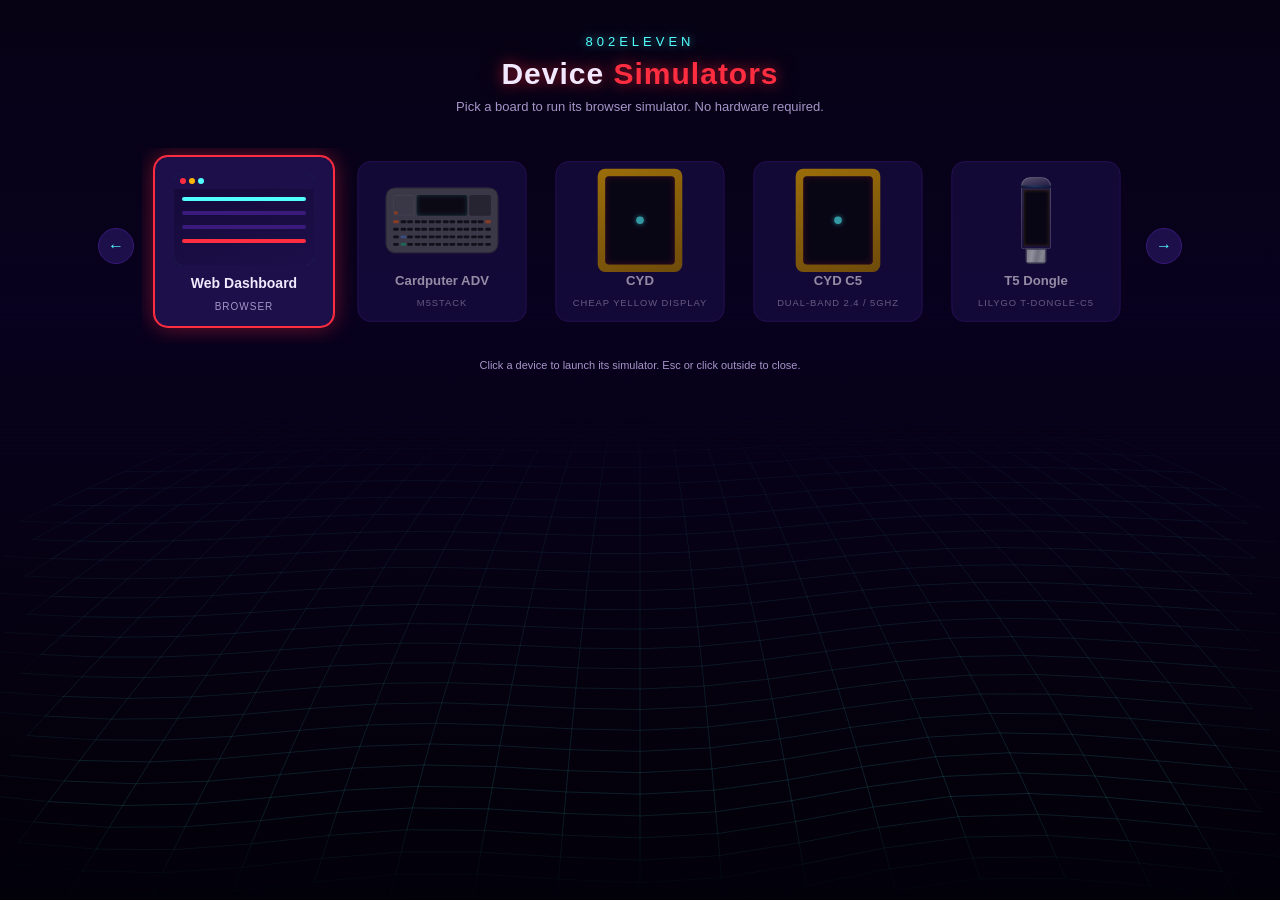
<file: sims/index.html>
<!doctype html>
<html lang="en">
<head>
<meta charset="utf-8">
<meta name="viewport" content="width=device-width, initial-scale=1">
<title>802Eleven -- Device Simulators</title>
<style>
  /* Palette lifted from the firmware's own SynthwaveTheme (rgb565 -> rgb8,
     see src/roles/cardputer/themes/SynthwaveTheme.h): deep indigo surface,
     hot magenta primary, cyan accent, gold secondary. */
  :root {
    --bg0: #0a0420;
    --bg1: #190073;
    --panel: #150a3a;
    --card: #1c0f4a;
    --ink: #f2e9ff;
    --sub: #a695c9;
    --magenta: #ff2d40;
    --cyan: #52ffff;
    --gold: #ffb600;
    --lav: #8c41de;
    --track: #3a1a7a;
  }
  * { box-sizing: border-box; }
  html, body {
    margin: 0; min-height: 100vh; width: 100%; overflow-x: hidden;
    background: var(--bg0); color: var(--ink);
    font-family: -apple-system, "Segoe UI", Roboto, sans-serif;
  }
  body {
    display: flex; flex-direction: column; align-items: center;
    /* z-index (not just position) so body establishes its OWN stacking
       context -- without it, .backdrop's z-index:-1 below is compared
       against the ROOT context instead, and body's own opaque background
       (painted at the root's normal/0 layer) ends up ON TOP of it, hiding
       the entire backdrop (gradient, sun, mesh) permanently. */
    position: relative; z-index: 0;
  }

  /* ---------------- synthwave backdrop: horizon grid + scanlines --------- */
  .backdrop {
    position: fixed; inset: 0; z-index: -1; overflow: hidden;
    background: linear-gradient(180deg, #060215 0%, #08011f 35%, #05010f 75%, #020009 100%);
  }
  /* Rolling-hill wireframe mesh (perspective floor + sine-wave hills, faded
     at its edges) -- same shape as the CYD firmware's menu background (see
     MenuScreen::buildMeshBackground_/drawMeshBackground_), redrawn here in
     canvas since there's no fixed-resolution screen to bake it for once. */
  .mesh-bg {
    position: absolute; left: 0; right: 0; bottom: -4%; height: 66%; width: 100%;
    display: block;
  }
  .scanlines {
    position: absolute; inset: 0;
    background: repeating-linear-gradient(180deg, rgba(0,0,0,0) 0 2px, rgba(0,0,0,.18) 2px 4px);
    mix-blend-mode: multiply; opacity: .5;
  }

  header {
    width: 100%; max-width: 1100px; padding: 34px 20px 8px; text-align: center;
  }
  header .brand { font-size: 13px; letter-spacing: 4px; color: var(--cyan); text-transform: uppercase; text-shadow: 0 0 10px rgba(82,255,255,.6); }
  header h1 {
    margin: 8px 0 0; font-size: 30px; font-weight: 800; letter-spacing: 1px;
    color: var(--ink); text-shadow: 0 0 14px rgba(255,45,64,.55), 0 0 28px rgba(255,45,64,.25);
  }
  header h1 span { color: var(--magenta); }
  header p { margin: 8px 0 0; color: var(--sub); font-size: 13px; }

  /* ---------------------------------------------------------------
     Carousel of miniaturised device cards -- purely a picker. Each
     card is a small decorative CSS mockup of the real chassis (not a
     live sim instance); clicking opens the live sim in a modal.
  --------------------------------------------------------------- */
  .carousel-wrap {
    width: 100%; max-width: 1100px; padding: 26px 8px 6px;
    display: flex; align-items: center; gap: 8px;
  }
  .car-btn {
    flex: 0 0 auto; width: 36px; height: 36px; border-radius: 50%;
    background: var(--card); border: 1px solid var(--track); color: var(--cyan);
    cursor: pointer; display: flex; align-items: center; justify-content: center;
    font-size: 16px; user-select: none; transition: box-shadow .15s ease, border-color .15s ease;
  }
  .car-btn:hover { border-color: var(--cyan); box-shadow: 0 0 12px rgba(82,255,255,.5); }
  .carousel {
    flex: 1; min-width: 0; display: flex; justify-content: center; align-items: stretch;
    gap: 18px; overflow: hidden; padding: 8px 0 16px; flex-wrap: wrap;
  }
  .devcard {
    flex: 0 0 auto; width: 180px; border-radius: 14px; background: var(--card);
    border: 1px solid var(--track); padding: 16px 14px 14px; cursor: pointer;
    display: flex; flex-direction: column; align-items: center; gap: 10px;
    opacity: .6; transform: scale(.94);
    transition: opacity .2s ease, transform .2s ease, border-color .2s ease, box-shadow .2s ease;
  }
  .devcard:hover { opacity: .9; box-shadow: 0 0 18px rgba(140,65,222,.4); }
  .devcard.active {
    opacity: 1; transform: scale(1); border-color: var(--magenta);
    box-shadow: 0 0 0 1px var(--magenta), 0 0 22px rgba(255,45,64,.45);
  }
  .devcard .mini { width: 100%; height: 92px; display: flex; align-items: center; justify-content: center; }
  .devcard .name { font-weight: 700; font-size: 14px; color: var(--ink); }
  .devcard .tag { font-size: 10px; letter-spacing: 1px; text-transform: uppercase; color: var(--sub); }
  .devcard .tag.soon { color: var(--gold); }

  /* mini Cardputer: same case/bezel/keycap palette as the real chassis art
     in cardputer/index.html (case #5e5e66, black LCD bezel, orange mic dot,
     orange/blue/green accent keycaps) -- not a separate placeholder design. */
  .mini-cardputer {
    width: 120px; border-radius: 10px; background: #5e5e66;
    padding: 8px; box-shadow: 0 0 0 1px rgba(0,0,0,.35) inset;
    display: flex; flex-direction: column; gap: 5px;
  }
  /* topstrip mirrors the real chassis's brand / screenbay / module layout
     (cardputer/index.html's .topstrip) at scale: narrow brand + module
     flanking a centered LCD, not a full-width bar. */
  .mini-cardputer .topstrip { display: flex; gap: 2px; align-items: stretch; }
  .mini-cardputer .brand { width: 22%; position: relative; border-radius: 2px; box-shadow: inset 0 0 0 1px rgba(255,255,255,.08); }
  .mini-cardputer .mic { position: absolute; bottom: 1px; left: 1px; width: 4px; height: 4px; border-radius: 50%; background: #e2652c; }
  .mini-cardputer .scr { flex: 1; height: 22px; border-radius: 2px; background: #101012; box-shadow: 0 0 6px rgba(82,255,255,.3) inset; }
  .mini-cardputer .module { width: 22%; border-radius: 2px; background: #3c3c41; }
  /* 4 thin key rows, 14 cols each like the real board's row length --
     accents sit at the same positions as the real legend: orange esc/del
     corners (row 1), blue Aa + green opt in column 2 (rows 3/4). */
  .mini-cardputer .kb { display: grid; grid-template-columns: repeat(14, 1fr); gap: 1.5px; }
  .mini-cardputer .kb span { height: 3px; border-radius: 1px; background: #1a1a1c; }
  .mini-cardputer .kb span.orange { background: #e2652c; }
  .mini-cardputer .kb span.blue   { background: #5b7fc4; }
  .mini-cardputer .kb span.green  { background: #2fa87c; }

  /* mini CYD: gold PCB edge + black bezel */
  .mini-cyd { width: 90px; height: 110px; border-radius: 8px; background: linear-gradient(160deg, var(--gold), #b57e00); padding: 8px; display:flex; align-items:center; justify-content:center; }
  .mini-cyd .bez { width: 100%; height: 100%; border-radius: 4px; background: #0a0a12; display:flex; align-items:center; justify-content:center; box-shadow: 0 0 8px rgba(255,45,64,.35) inset; }
  .mini-cyd .bez .dot { width: 8px; height: 8px; border-radius: 50%; background: var(--cyan); box-shadow: 0 0 6px rgba(82,255,255,.8); }

  /* mini web: browser chrome (dots + url bar) over the dashboard's own ink */
  .mini-web { width: 140px; height: 92px; border-radius: 8px; background: #0a0a12; padding: 0; overflow: hidden; box-shadow: 0 0 0 1px rgba(82,255,255,.25) inset; }
  .mini-web .bar { height: 16px; background: #1c0f4a; display: flex; align-items: center; gap: 3px; padding: 0 6px; }
  .mini-web .bar span { width: 6px; height: 6px; border-radius: 50%; background: var(--sub); }
  .mini-web .bar span:nth-child(1) { background: var(--magenta); }
  .mini-web .bar span:nth-child(2) { background: var(--gold); }
  .mini-web .bar span:nth-child(3) { background: var(--cyan); }
  .mini-web .scr { height: 76px; background: linear-gradient(160deg, #150a3a, #1c0f4a); position: relative; }
  .mini-web .scr::after {
    content: ''; position: absolute; inset: 8px 8px auto 8px; height: 4px; border-radius: 2px;
    background: var(--cyan); box-shadow: 0 14px 0 var(--track), 0 28px 0 var(--track), 0 42px 0 var(--magenta);
  }

  /* mini T5 dongle: same cap/trim/shell/usb-connector stack as the real
     chassis art in tdonglec5/index.html, just shrunk -- not a separate
     placeholder design. */
  .mini-t5 { width: 32px; height: 92px; display: flex; flex-direction: column; align-items: center; }
  .mini-t5 .cap {
    width: 100%; height: 10px; flex: 0 0 auto; margin-bottom: -1px;
    border-radius: 10px 10px 0 0;
    background: linear-gradient(165deg, rgba(255,255,255,.5), rgba(200,210,224,.15));
    border: 1px solid rgba(255,255,255,.4); border-bottom: none;
  }
  .mini-t5 .trim { width: 100%; height: 2px; flex: 0 0 auto; background: linear-gradient(90deg, #16324f, #2a5c8f 45%, #16324f); }
  .mini-t5 .shell {
    width: 100%; flex: 1 1 auto; min-height: 0;
    background: linear-gradient(160deg, rgba(255,255,255,.22), rgba(190,200,215,.06));
    border: 1px solid rgba(255,255,255,.28); border-top: none; border-radius: 0 0 4px 4px;
    display: flex; align-items: center; justify-content: center;
    box-shadow: inset 0 4px 6px rgba(0,0,0,.25);
  }
  .mini-t5 .shell .scr { width: 90%; height: 90%; border-radius: 1px; background: #0a0a12; box-shadow: 0 0 4px rgba(255,182,0,.35) inset; }
  .mini-t5 .usb {
    width: 70%; height: 16px; flex: 0 0 auto; margin-top: -1px;
    background: linear-gradient(100deg, #c7cbd1 0%, #eef0f3 30%, #b3b8bf 55%, #dfe2e6 80%, #a7acb3 100%);
    border: 1px solid #7d838a; border-radius: 0 0 3px 3px;
  }

  footer {
    color: var(--sub); font-size: 11px; padding: 10px 20px 30px; text-align: center;
  }

  /* -------------------------- modal -------------------------- */
  .modal-overlay {
    position: fixed; inset: 0; z-index: 50; display: none;
    background: rgba(5,2,15,.82); backdrop-filter: blur(2px);
    align-items: center; justify-content: center; padding: 16px;
  }
  .modal-overlay.open { display: flex; }
  /* No panel/box chrome -- the device chassis art floats directly over the
     synthwave backdrop, dimmed by .modal-overlay's own scrim. */
  .modal-box {
    max-width: 96vw; max-height: 92vh; width: max-content;
    display: flex; flex-direction: column; align-items: center;
  }
  .modal-head {
    flex: 0 0 auto; width: 100%; display: flex; align-items: center; justify-content: space-between;
    padding: 4px 6px 14px;
  }
  .modal-head .mt { font-weight: 700; font-size: 13px; color: var(--cyan); text-shadow: 0 0 8px rgba(82,255,255,.5); }
  .modal-close {
    width: 28px; height: 28px; border-radius: 50%; background: rgba(28,15,74,.6);
    border: 1px solid var(--track); color: var(--ink); cursor: pointer;
    display: flex; align-items: center; justify-content: center; font-size: 15px; line-height: 1;
  }
  .modal-close:hover { border-color: var(--magenta); box-shadow: 0 0 10px rgba(255,45,64,.5); }
  .modal-body {
    flex: 1 1 auto; min-width: 0; min-height: 0; overflow: hidden;
    display: flex; align-items: center; justify-content: center;
  }
  /* Sim pages have fixed pixel chassis art (not responsive to an arbitrary
     iframe box) -- render at natural size, then scale down with a CSS
     transform. A transform doesn't shrink the element's LAYOUT box (only
     its paint), so the iframe sits in a same-size viewport wrapper whose
     box == the scaled visual size; centering the iframe itself inside a
     flex parent would crop it (flex measures the pre-transform box). */
  .sim-viewport {
    position: relative; overflow: hidden; flex: none;
  }
  .sim-viewport iframe {
    position: absolute; top: 0; left: 0; border: 0; background: #08040f;
    transform-origin: top left;
  }
  .soon-panel {
    width: 360px; max-width: 80vw; padding: 40px 24px; display: flex; flex-direction: column;
    align-items: center; justify-content: center; gap: 10px; color: var(--sub); text-align: center;
  }
  .soon-panel .big { font-size: 18px; font-weight: 800; color: var(--ink); }
  .soon-panel .sub { font-size: 13px; }
</style>
</head>
<body>

<div class="backdrop">
  <canvas class="mesh-bg" id="meshBg"></canvas>
  <div class="scanlines"></div>
</div>

<header>
  <div class="brand">802ELEVEN</div>
  <h1>Device <span>Simulators</span></h1>
  <p>Pick a board to run its browser simulator. No hardware required.</p>
</header>

<div class="carousel-wrap">
  <div class="car-btn" id="prevBtn">&larr;</div>
  <div class="carousel" id="carousel">
    <div class="devcard active" data-dev="web">
      <div class="mini">
        <div class="mini-web">
          <div class="bar"><span></span><span></span><span></span></div>
          <div class="scr"></div>
        </div>
      </div>
      <div class="name">Web Dashboard</div>
      <div class="tag">Browser</div>
    </div>

    <div class="devcard" data-dev="cardputer">
      <div class="mini">
        <div class="mini-cardputer">
          <div class="topstrip">
            <div class="brand"><div class="mic"></div></div>
            <div class="scr"></div>
            <div class="module"></div>
          </div>
          <div class="kb">
            <span class="orange"></span><span></span><span></span><span></span><span></span><span></span><span></span>
            <span></span><span></span><span></span><span></span><span></span><span></span><span class="orange"></span>
          </div>
          <div class="kb">
            <span></span><span></span><span></span><span></span><span></span><span></span><span></span>
            <span></span><span></span><span></span><span></span><span></span><span></span><span></span>
          </div>
          <div class="kb">
            <span></span><span class="blue"></span><span></span><span></span><span></span><span></span><span></span>
            <span></span><span></span><span></span><span></span><span></span><span></span><span></span>
          </div>
          <div class="kb">
            <span></span><span class="green"></span><span></span><span></span><span></span><span></span><span></span>
            <span></span><span></span><span></span><span></span><span></span><span></span><span></span>
          </div>
        </div>
      </div>
      <div class="name">Cardputer ADV</div>
      <div class="tag">M5Stack</div>
    </div>

    <div class="devcard" data-dev="cyd">
      <div class="mini">
        <div class="mini-cyd"><div class="bez"><div class="dot"></div></div></div>
      </div>
      <div class="name">CYD</div>
      <div class="tag">Cheap Yellow Display</div>
    </div>

    <div class="devcard" data-dev="cydc5">
      <div class="mini">
        <div class="mini-cyd"><div class="bez"><div class="dot"></div></div></div>
      </div>
      <div class="name">CYD C5</div>
      <div class="tag">Dual-band 2.4 / 5GHz</div>
    </div>

    <div class="devcard" data-dev="t5dongle">
      <div class="mini">
        <div class="mini-t5">
          <div class="cap"></div>
          <div class="trim"></div>
          <div class="shell"><div class="scr"></div></div>
          <div class="usb"></div>
        </div>
      </div>
      <div class="name">T5 Dongle</div>
      <div class="tag">LilyGO T-Dongle-C5</div>
    </div>

  </div>
  <div class="car-btn" id="nextBtn">&rarr;</div>
</div>

<footer>Click a device to launch its simulator. Esc or click outside to close.</footer>

<div class="modal-overlay" id="modalOverlay">
  <div class="modal-box" id="modalBox">
    <div class="modal-head">
      <div class="mt" id="modalTitle">Cardputer ADV</div>
      <div class="modal-close" id="modalClose">&times;</div>
    </div>
    <div class="modal-body" id="modalBody"></div>
  </div>
</div>

<script>
  (function () {
    var canvas = document.getElementById('meshBg');
    if (!canvas) return;
    var ctx = canvas.getContext('2d');

    function draw() {
      try { drawInner(); } catch (err) { console.error('meshBg draw failed:', err); }
    }

    function drawInner() {
      var w = canvas.clientWidth, h = canvas.clientHeight;
      if (!w || !h) return;
      var dpr = window.devicePixelRatio || 1;
      canvas.width = w * dpr; canvas.height = h * dpr;
      ctx.setTransform(dpr, 0, 0, dpr, 0, 0);
      ctx.clearRect(0, 0, w, h);

      var COLS = 28, ROWS = 34, PI2 = Math.PI * 2, MAX_TINT = 0.16;
      var PERSPECTIVE_POW = 1.3, CONVERGE_POW = 0.7, OVERSCAN = 1.9;
      var colGap = w / COLS;
      var vx = w * 0.5;

      function rowY(t) { return h * Math.pow(t, PERSPECTIVE_POW); }
      function colX(c, t) {
        var xFull = vx + (c * colGap - vx) * OVERSCAN;
        return vx + (xFull - vx) * Math.pow(t, CONVERGE_POW);
      }
      function hillAt(x, t) {
        var flow = x + (1 - t) * 46;
        var hill = 26 * Math.sin(PI2 * flow / w * 0.85 + 0.4) +
                   12 * Math.sin(PI2 * flow / w * 1.7 + 1.7) +
                   6 * Math.sin(PI2 * flow / w * 2.6 - 0.9);
        return hill * t;
      }
      function edgeFade(x, y) {
        var marginX = w * 0.04, marginY = h * 0.22;
        var e = Math.min(x / marginX, (w - x) / marginX, y / marginY, (h - y) / marginY, 1);
        e = Math.max(0, e);
        return e * e;
      }
      function seg(x0, y0, x1, y1, t, fade) {
        ctx.strokeStyle = 'rgba(82,255,255,' + (t * MAX_TINT * fade).toFixed(3) + ')';
        ctx.beginPath(); ctx.moveTo(x0, y0); ctx.lineTo(x1, y1); ctx.stroke();
      }

      ctx.lineWidth = 1;
      for (var r = 0; r <= ROWS; r++) {
        var t = r / ROWS;
        if (t < 0.06) continue;
        var baseY = rowY(t);
        var px = colX(0, t), prevX = px, prevY = baseY + hillAt(px, t);
        for (var c = 1; c <= COLS; c++) {
          var xf = colX(c, t);
          var y = baseY + hillAt(xf, t);
          var fade = 0.5 * (edgeFade(prevX, prevY) + edgeFade(xf, y));
          seg(prevX, prevY, xf, y, t, fade);
          prevX = xf; prevY = y;
        }
      }
      for (var c2 = 0; c2 <= COLS; c2++) {
        var pX = colX(c2, 0), pY = rowY(0);
        for (var r2 = 1; r2 <= ROWS; r2++) {
          var t2 = r2 / ROWS;
          var xf2 = colX(c2, t2);
          var y2 = rowY(t2) + hillAt(xf2, t2);
          if (t2 >= 0.06) {
            var fade2 = 0.5 * (edgeFade(pX, pY) + edgeFade(xf2, y2));
            seg(pX, pY, xf2, y2, t2, fade2);
          }
          pX = xf2; pY = y2;
        }
      }
    }

    var raf = null;
    function scheduleDraw() {
      if (raf) return;
      raf = requestAnimationFrame(function () { raf = null; draw(); });
    }
    window.addEventListener('resize', scheduleDraw);
    window.addEventListener('load', scheduleDraw);
    scheduleDraw();
  })();

  var DEVICES = {
    web:       { title: 'Web Dashboard', src: 'web/index.html',             w: 1200, h: 800, resizeIframe: true },
    cardputer: { title: 'Cardputer ADV', src: 'cardputer-recon/index.html', w: 800, h: 800 },
    cyd:       { title: 'CYD',           src: 'cyd-recon/index.html',       w: 620, h: 820, raw: { w: 1000, h: 1000 }, dynamic: true },
    cydc5:     { title: 'CYD C5',        src: 'cydc5-recon/index.html',     w: 620, h: 820, raw: { w: 1000, h: 1000 }, dynamic: true },
    t5dongle:  { title: 'T5 Dongle',     src: 'tdonglec5-recon/index.html', w: 520, h: 420, raw: { w: 950, h: 1000 }, dynamic: true },
  };
  var order = ['web', 'cardputer', 'cyd', 'cydc5', 't5dongle'];
  var current = 'web';

  var carousel = document.getElementById('carousel');
  var cards = {};
  order.forEach(function (id) {
    cards[id] = carousel.querySelector('[data-dev="' + id + '"]');
    cards[id].addEventListener('click', function () { highlight(id); openModal(id); });
  });

  function highlight(id) {
    current = id;
    order.forEach(function (k) { cards[k].classList.toggle('active', k === id); });
  }

  function step(dir) {
    var idx = order.indexOf(current);
    idx = (idx + dir + order.length) % order.length;
    highlight(order[idx]);
  }
  document.getElementById('prevBtn').addEventListener('click', function () { step(-1); });
  document.getElementById('nextBtn').addEventListener('click', function () { step(1); });
  window.addEventListener('keydown', function (e) {
    if (modalOverlay.classList.contains('open')) {
      if (e.key === 'Escape') closeModal();
      return;
    }
    if (e.key === 'ArrowLeft') step(-1);
    else if (e.key === 'ArrowRight') step(1);
    else if (e.key === 'Enter') openModal(current);
  });

  var modalOverlay = document.getElementById('modalOverlay');
  var modalBox = document.getElementById('modalBox');
  var modalBody = document.getElementById('modalBody');
  var modalTitle = document.getElementById('modalTitle');
  var activeViewport = null;
  var activeIframe = null;
  var activeNat = null;
  var activeDev = null;

  function fitIframe() {
    if (!activeViewport || !activeIframe || !activeNat) return;
    var availW = window.innerWidth * 0.85;
    var availH = window.innerHeight * 0.78;
    var scale = Math.min(1, availW / activeNat.w, availH / activeNat.h);
    var x = activeNat.x || 0, y = activeNat.y || 0;
    activeIframe.style.transform =
      'translate(' + Math.round(-x * scale) + 'px,' + Math.round(-y * scale) + 'px) scale(' + scale + ')';
    activeViewport.style.width = Math.round(activeNat.w * scale) + 'px';
    activeViewport.style.height = Math.round(activeNat.h * scale) + 'px';
  }

  function openModal(id) {
    var dev = DEVICES[id];
    modalTitle.textContent = dev.title;
    modalBody.innerHTML = '';
    activeViewport = null;
    activeIframe = null;
    activeNat = null;
    activeDev = dev;

    if (dev.soon) {
      var p = document.createElement('div');
      p.className = 'soon-panel';
      p.innerHTML = '<div class="big">' + dev.title + ' simulator coming soon</div>' +
        '<div class="sub">This board is on the roadmap but has no browser sim yet. Try Cardputer ADV or CYD instead.</div>';
      modalBody.appendChild(p);
    } else {
      var viewport = document.createElement('div');
      viewport.className = 'sim-viewport';
      var iframe = document.createElement('iframe');
      iframe.src = dev.src;
      var raw = dev.raw || { w: dev.w, h: dev.h };
      iframe.style.width = raw.w + 'px';
      iframe.style.height = raw.h + 'px';
      viewport.appendChild(iframe);
      modalBody.appendChild(viewport);
      activeViewport = viewport;
      activeIframe = iframe;
      activeNat = { w: dev.w, h: dev.h, x: 0, y: 0 };
      fitIframe();
    }

    modalOverlay.classList.add('open');
    document.body.style.overflow = 'hidden';
  }

  function closeModal() {
    modalOverlay.classList.remove('open');
    modalBody.innerHTML = '';
    activeViewport = null;
    activeIframe = null;
    activeNat = null;
    activeDev = null;
    document.body.style.overflow = '';
  }

  document.getElementById('modalClose').addEventListener('click', closeModal);
  modalOverlay.addEventListener('click', function (e) {
    if (e.target === modalOverlay) closeModal();
  });
  window.addEventListener('resize', fitIframe);

  window.addEventListener('message', function (e) {
    if (!activeIframe || e.source !== activeIframe.contentWindow) return;
    var data = e.data;
    if (!data || data.type !== 'simSize' || !data.w || !data.h) return;
    if (activeDev && activeDev.resizeIframe) {
      activeIframe.style.width = data.w + 'px';
      activeIframe.style.height = data.h + 'px';
      activeNat = { w: data.w, h: data.h, x: 0, y: 0 };
    } else {
      activeNat = { w: data.w, h: data.h, x: data.x || 0, y: data.y || 0 };
    }
    fitIframe();
  });
</script>
</body>
</html>
</file>
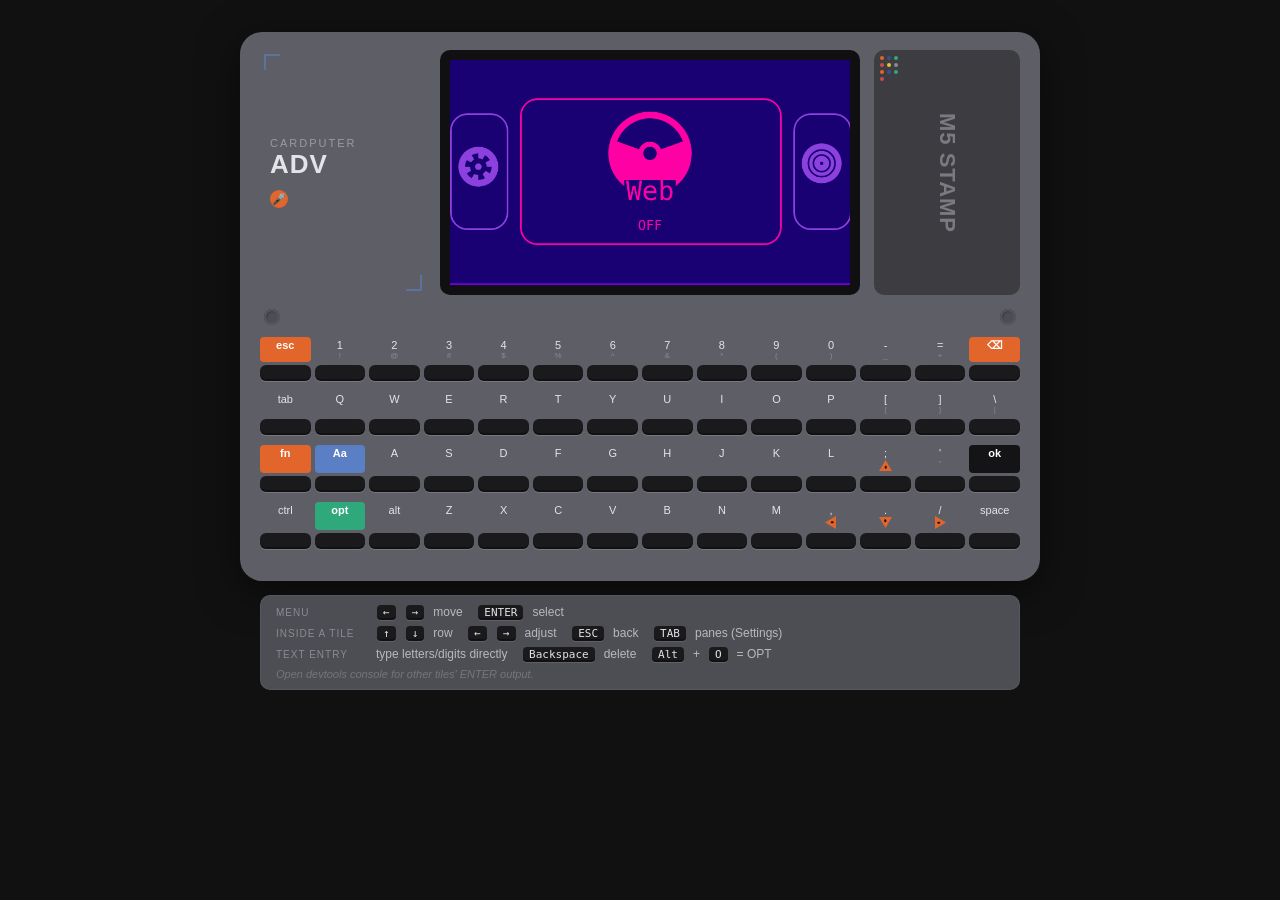
<file: sims/cardputer-passive/index.html>
<!doctype html>
<html>
<head>
<meta charset="utf-8">
<title>802Eleven Cardputer sim</title>
<style>
  :root {
    --case:   #5e5e66;
    --case-dk:#4d4d54;
    --key:    #1a1a1c;
    --key-lo: #222224;
    --orange: #e2652c;
    --blue:   #5b7fc4;
    --green:  #2fa87c;
    --ink:    #e4e4e8;
  }
  body {
    background:#111; color:#ccc; font-family:"Segoe UI",Helvetica,Arial,sans-serif;
    display:flex; flex-direction:column; align-items:center; gap:14px; padding:24px 0 40px;
  }
  .hint {
    width:760px; box-sizing:border-box; background:var(--case-dk); border-radius:10px;
    padding:10px 16px; display:flex; flex-direction:column; gap:6px;
    box-shadow: inset 0 0 0 1px rgba(255,255,255,0.06);
  }
  .hint .row { display:flex; align-items:baseline; gap:8px; font-size:12px; color:#b8b8bd; }
  .hint .row .label { flex:0 0 92px; font-size:10px; letter-spacing:1px; text-transform:uppercase; color:#8a8a92; }
  .hint kbd {
    display:inline-block; font-family:monospace; font-size:11px; color:var(--ink);
    background:var(--key); border-radius:4px; padding:1px 6px; margin:0 1px;
    box-shadow: inset 0 -2px 0 rgba(0,0,0,0.35), 0 1px 0 rgba(255,255,255,0.1);
  }
  .hint .note { font-size:11px; color:#75757c; font-style:italic; }

  /* -------------------------------------------------------------------
     Cardputer ADV chassis mock -- purely decorative CSS/HTML around the
     same #lcd canvas the WASM module already draws into unmodified. See
     C:\Users\Ed\Downloads\Cardputer\m5stack_cardputer_adv_esp32_s3_5.webp
     for the reference photo this is styled after (legend strip printed
     above each row of physical keycaps, orange = Fn-layer glyphs, blue
     "Aa" caps-lock cap, green "opt", black "ok").
  ------------------------------------------------------------------- */
  .device {
    width: 760px; background: var(--case); border-radius: 22px;
    padding: 18px 20px 22px; box-shadow: 0 10px 40px rgba(0,0,0,0.5);
  }

  .topstrip { display:flex; align-items:stretch; gap:14px; margin-bottom:14px; }

  .brand {
    width:150px; border-radius:10px; position:relative;
    display:flex; flex-direction:column; justify-content:center; padding:8px 10px;
  }
  .brand .corner { position:absolute; width:14px; height:14px; border:2px solid var(--blue); opacity:0.6; }
  .brand .corner.tl { top:4px; left:4px; border-right:none; border-bottom:none; }
  .brand .corner.br { bottom:4px; right:4px; border-left:none; border-top:none; }
  .brand .small { font-size:11px; letter-spacing:2px; color:#9a9aa0; }
  .brand .big   { font-size:26px; font-weight:800; letter-spacing:1px; color:var(--ink); }
  .brand .mic   { margin-top:10px; width:18px; height:18px; border-radius:50%; background:var(--orange);
                   display:flex; align-items:center; justify-content:center; color:#fff; font-size:11px; }

  .screenbay {
    flex:1; background:#101012; border-radius:10px; padding:10px;
    display:flex; align-items:center; justify-content:center;
  }
  /* Backing store is rendered at 3x the logical 240x135 (see the ctx.scale(3,3)
     call below) and downsampled by the browser to this CSS size -- crisp
     antialiased text instead of a nearest-neighbour blow-up of a tiny canvas. */
  #lcd { width:400px; height:225px; background:#000; display:block; }

  .module {
    width:150px; border-radius:10px; background:#3c3c41; position:relative; overflow:hidden;
    display:flex; align-items:center; justify-content:center;
  }
  .module .m5 { font-size:22px; font-weight:800; color:#7a7a82; letter-spacing:1px; transform:rotate(90deg); }
  .module .dots { position:absolute; top:6px; left:6px; display:flex; gap:3px; flex-wrap:wrap; width:22px; }
  .module .dots span { width:4px; height:4px; border-radius:50%; display:block; }

  .screws { display:flex; justify-content:space-between; padding:0 4px 12px; }
  .screw { width:16px; height:16px; border-radius:50%; background:var(--case-dk);
           box-shadow: inset 0 0 0 2px #565660, inset 2px 2px 3px rgba(0,0,0,0.35); }

  /* keyboard: one legend row (printed labels) + one keycap row per row of
     the real board, 14 columns throughout so every column lines up. */
  .kbrow { display:grid; grid-template-columns: repeat(14, 1fr); gap:4px; margin-bottom:3px; }
  .legend { font-size:11px; text-align:center; padding:2px 0; border-radius:4px; color:var(--ink); }
  .legend .lo { display:block; font-size:8px; color:#8a8a92; }
  /* Directional (Fn-layer) glyphs on ;/,/./,/  -- solid orange triangle wedge
     + center dot, same pictogram the real Cardputer prints on its arrow-key
     row (not a boxed unicode arrow character). Drawn with clip-path, points
     up by default, rotated per direction. */
  .legend .arrow { display:block; width:13px; height:11px; margin:1px auto 0; position:relative; }
  .legend .arrow::before {
    content:""; position:absolute; inset:0; background:var(--orange);
    clip-path: polygon(50% 0%, 0% 100%, 100% 100%);
  }
  .legend .arrow::after {
    content:""; position:absolute; width:2.5px; height:2.5px; border-radius:50%;
    background:#141416; left:50%; top:66%; transform:translate(-50%,-50%);
  }
  .legend .arrow.left  { transform:rotate(-90deg); }
  .legend .arrow.down  { transform:rotate(180deg); }
  .legend .arrow.right { transform:rotate(90deg); }
  .legend.tag { color:#fff; font-weight:700; }
  .legend.orange { background:var(--orange); }
  .legend.blue   { background:var(--blue); color:#fff; }
  .legend.green  { background:var(--green); color:#fff; }
  .legend.ok     { background:#141416; color:#fff; }
  .kbrow.keys { margin-bottom:10px; }
  .key {
    height:16px; border-radius:6px; background:var(--key);
    box-shadow: inset 0 -2px 0 rgba(0,0,0,0.35), 0 1px 0 rgba(255,255,255,0.15);
    transition: background 80ms, transform 80ms;
  }
  .key.pressed { background: var(--orange); transform: translateY(1px); box-shadow:none; }
  .legend[data-key], .key[data-key] { cursor:pointer; user-select:none; }
</style>
</head>
<body>

<div class="device">
  <div class="topstrip">
    <div class="brand">
      <span class="corner tl"></span><span class="corner br"></span>
      <div class="small">CARDPUTER</div>
      <div class="big">ADV</div>
      <div class="mic">&#127908;</div>
    </div>
    <!-- Backing store 3x the logical 240x135 M5Canvas resolution -- see the
         ctx.scale(3,3) call below and the #lcd CSS comment. -->
    <div class="screenbay"><canvas id="lcd" width="720" height="405"></canvas></div>
    <div class="module">
      <div class="dots" id="moduleDots"></div>
      <div class="m5">M5 STAMP</div>
    </div>
  </div>

  <div class="screws"><div class="screw"></div><div class="screw"></div></div>

  <!-- Row 1: esc / numbers / del -->
  <div class="kbrow">
    <div class="legend tag orange" data-key="esc">esc</div>
    <div class="legend" data-key="1">1<span class="lo">!</span></div>
    <div class="legend" data-key="2">2<span class="lo">@</span></div>
    <div class="legend" data-key="3">3<span class="lo">#</span></div>
    <div class="legend" data-key="4">4<span class="lo">$</span></div>
    <div class="legend" data-key="5">5<span class="lo">%</span></div>
    <div class="legend" data-key="6">6<span class="lo">^</span></div>
    <div class="legend" data-key="7">7<span class="lo">&amp;</span></div>
    <div class="legend" data-key="8">8<span class="lo">*</span></div>
    <div class="legend" data-key="9">9<span class="lo">(</span></div>
    <div class="legend" data-key="0">0<span class="lo">)</span></div>
    <div class="legend" data-key="-">-<span class="lo">_</span></div>
    <div class="legend" data-key="=">=<span class="lo">+</span></div>
    <div class="legend tag orange" data-key="del">&#9003;</div>
  </div>
  <div class="kbrow keys">
    <div class="key" data-key="esc"></div><div class="key" data-key="1"></div><div class="key" data-key="2"></div><div class="key" data-key="3"></div>
    <div class="key" data-key="4"></div><div class="key" data-key="5"></div><div class="key" data-key="6"></div><div class="key" data-key="7"></div>
    <div class="key" data-key="8"></div><div class="key" data-key="9"></div><div class="key" data-key="0"></div><div class="key" data-key="-"></div>
    <div class="key" data-key="="></div><div class="key" data-key="del"></div>
  </div>

  <!-- Row 2: tab / QWERTY / brackets -->
  <div class="kbrow">
    <div class="legend" data-key="tab">tab</div>
    <div class="legend" data-key="q">Q</div><div class="legend" data-key="w">W</div><div class="legend" data-key="e">E</div><div class="legend" data-key="r">R</div>
    <div class="legend" data-key="t">T</div><div class="legend" data-key="y">Y</div><div class="legend" data-key="u">U</div><div class="legend" data-key="i">I</div>
    <div class="legend" data-key="o">O</div><div class="legend" data-key="p">P</div>
    <div class="legend" data-key="[">[<span class="lo">{</span></div>
    <div class="legend" data-key="]">]<span class="lo">}</span></div>
    <div class="legend" data-key="\">\<span class="lo">|</span></div>
  </div>
  <div class="kbrow keys">
    <div class="key" data-key="tab"></div>
    <div class="key" data-key="q"></div><div class="key" data-key="w"></div><div class="key" data-key="e"></div><div class="key" data-key="r"></div>
    <div class="key" data-key="t"></div><div class="key" data-key="y"></div><div class="key" data-key="u"></div><div class="key" data-key="i"></div>
    <div class="key" data-key="o"></div><div class="key" data-key="p"></div><div class="key" data-key="["></div><div class="key" data-key="]"></div>
    <div class="key" data-key="\"></div>
  </div>

  <!-- Row 3: fn / Aa / ASDF... / ok -->
  <div class="kbrow">
    <div class="legend tag orange">fn</div>
    <div class="legend tag blue">Aa</div>
    <div class="legend" data-key="a">A</div><div class="legend" data-key="s">S</div><div class="legend" data-key="d">D</div><div class="legend" data-key="f">F</div>
    <div class="legend" data-key="g">G</div><div class="legend" data-key="h">H</div><div class="legend" data-key="j">J</div><div class="legend" data-key="k">K</div>
    <div class="legend" data-key="l">L</div>
    <div class="legend" data-key=";">;<span class="arrow up"></span></div>
    <div class="legend" data-key="'">'<span class="lo">"</span></div>
    <div class="legend tag ok" data-key="ok">ok</div>
  </div>
  <div class="kbrow keys">
    <div class="key"></div><div class="key"></div>
    <div class="key" data-key="a"></div><div class="key" data-key="s"></div><div class="key" data-key="d"></div><div class="key" data-key="f"></div>
    <div class="key" data-key="g"></div><div class="key" data-key="h"></div><div class="key" data-key="j"></div><div class="key" data-key="k"></div>
    <div class="key" data-key="l"></div><div class="key" data-key=";"></div><div class="key" data-key="'"></div>
    <div class="key" data-key="ok"></div>
  </div>

  <!-- Row 4: ctrl / opt / alt / ZXCV... / space -->
  <div class="kbrow">
    <div class="legend">ctrl</div>
    <div class="legend tag green" data-key="opt">opt</div>
    <div class="legend">alt</div>
    <div class="legend" data-key="z">Z</div><div class="legend" data-key="x">X</div><div class="legend" data-key="c">C</div><div class="legend" data-key="v">V</div>
    <div class="legend" data-key="b">B</div><div class="legend" data-key="n">N</div><div class="legend" data-key="m">M</div>
    <div class="legend" data-key="left">,<span class="arrow left"></span></div>
    <div class="legend" data-key=".">.<span class="arrow down"></span></div>
    <div class="legend" data-key="right">/<span class="arrow right"></span></div>
    <div class="legend" data-key="space">space</div>
  </div>
  <div class="kbrow keys">
    <div class="key"></div><div class="key" data-key="opt"></div><div class="key"></div>
    <div class="key" data-key="z"></div><div class="key" data-key="x"></div><div class="key" data-key="c"></div><div class="key" data-key="v"></div>
    <div class="key" data-key="b"></div><div class="key" data-key="n"></div><div class="key" data-key="m"></div>
    <div class="key" data-key="left"></div><div class="key" data-key="."></div><div class="key" data-key="right"></div>
    <div class="key" data-key="space"></div>
  </div>
</div>

<div class="hint">
  <div class="row"><span class="label">Menu</span><kbd>&larr;</kbd><kbd>&rarr;</kbd> move &nbsp; <kbd>ENTER</kbd> select</div>
  <div class="row"><span class="label">Inside a tile</span><kbd>&uarr;</kbd><kbd>&darr;</kbd> row &nbsp; <kbd>&larr;</kbd><kbd>&rarr;</kbd> adjust &nbsp; <kbd>ESC</kbd> back &nbsp; <kbd>TAB</kbd> panes (Settings)</div>
  <div class="row"><span class="label">Text entry</span>type letters/digits directly &nbsp; <kbd>Backspace</kbd> delete &nbsp; <kbd>Alt</kbd>+<kbd>O</kbd> = OPT</div>
  <div class="note">Open devtools console for other tiles' ENTER output.</div>
</div>

<script>
  (function(){
    var colors = ['#e2652c','#33518f','#2fa87c','#c94b4b','#e2c22c','#8a8a92'];
    var el = document.getElementById('moduleDots');
    for (var i = 0; i < 10; i++) {
      var d = document.createElement('span');
      d.style.background = colors[i % colors.length];
      el.appendChild(d);
    }
  })();

  function flashKey(name) {
    document.querySelectorAll('[data-key="' + name + '"]').forEach(function (el) {
      el.classList.add('pressed');
      setTimeout(function () { el.classList.remove('pressed'); }, 120);
    });
  }

  var lcdCtx = document.getElementById('lcd').getContext('2d');
  lcdCtx.scale(3, 3);

  var Module = {
    lcdCtx: lcdCtx,
    rgb565: function (c) {
      var r = (c >> 11) & 0x1F, g = (c >> 5) & 0x3F, b = c & 0x1F;
      return 'rgb(' + ((r * 527 + 23) >> 6) + ',' + ((g * 259 + 33) >> 6) + ',' + ((b * 527 + 23) >> 6) + ')';
    },
    onRuntimeInitialized: function () {
      Module.ccall('sim_init', null, [], []);
      setInterval(function () { Module.ccall('sim_tick', null, [], []); }, 150);
    },
  };

  function pressChar(c) { Module.ccall('sim_key_char', null, ['number'], [c.charCodeAt(0)]); }

  var NAMED_KEY_ACTIONS = {
    esc:   function () { pressChar('`'); },
    del:   function () { Module.ccall('sim_key_del', null, [], []); },
    tab:   function () { Module.ccall('sim_key_tab', null, [], []); },
    ok:    function () { Module.ccall('sim_key_enter', null, [], []); },
    opt:   function () { Module.ccall('sim_key_opt', null, [], []); },
    left:  function () { pressChar(','); },
    right: function () { pressChar('/'); },
    space: function () { Module.ccall('sim_key_space', null, [], []); },
  };

  document.querySelector('.device').addEventListener('click', function (e) {
    var el = e.target.closest('[data-key]');
    if (!el) return;
    var name = el.dataset.key;
    var action = NAMED_KEY_ACTIONS[name];
    if (action) action(); else pressChar(name);
    flashKey(name);
    Module.ccall('sim_poll', null, [], [], { async: true });
  });

  window.addEventListener('keydown', function (e) {
    if (e.repeat) { e.preventDefault(); return; }
    if (e.altKey && (e.key === 'o' || e.key === 'O')) {
      Module.ccall('sim_key_opt', null, [], []); flashKey('opt');
      e.preventDefault();
      Module.ccall('sim_poll', null, [], [], { async: true });
      return;
    }
    switch (e.key) {
      case 'ArrowLeft':  pressChar(','); flashKey('left'); break;
      case 'ArrowRight': pressChar('/'); flashKey('right'); break;
      case 'ArrowUp':    pressChar(';'); break;
      case 'ArrowDown':  pressChar('.'); break;
      case 'Enter':      Module.ccall('sim_key_enter', null, [], []); flashKey('ok'); break;
      case 'Tab':        e.preventDefault(); Module.ccall('sim_key_tab', null, [], []); flashKey('tab'); break;
      case 'Escape':     pressChar('`'); flashKey('esc'); break;
      case 'Backspace':  Module.ccall('sim_key_del', null, [], []); flashKey('del'); break;
      case ' ':          Module.ccall('sim_key_space', null, [], []); break;
      default:
        if (e.key.length !== 1 || e.ctrlKey || e.metaKey || e.altKey) return;
        pressChar(e.key);
        break;
    }
    e.preventDefault();
    Module.ccall('sim_poll', null, [], [], { async: true });
  });
</script>
<script src="sim.js"></script>
</body>
</html>
</file>
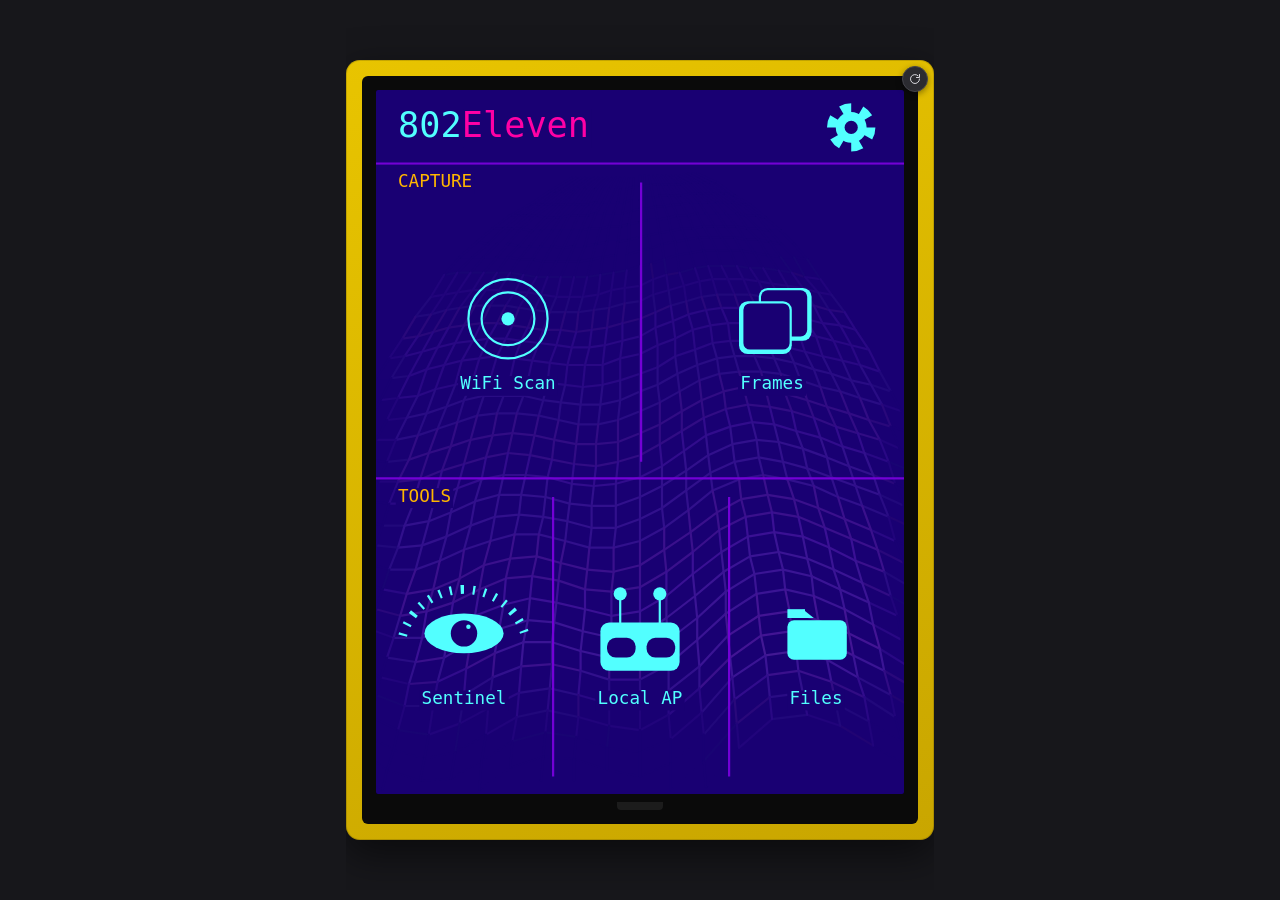
<file: sims/cyd-recon/index.html>
<!doctype html>
<html lang="en">
<head>
<meta charset="utf-8">
<meta name="viewport" content="width=device-width, initial-scale=1, maximum-scale=1">
<title>802Eleven -- CYD sim</title>
<style>
  html, body {
    margin: 0; height: 100vh;
    background: #17171b;
    display: flex; flex-direction: column; align-items: center; justify-content: center;
    font-family: -apple-system, Segoe UI, Roboto, sans-serif;
    gap: 10px;
    padding: 10px 0;
    box-sizing: border-box;
    overflow: hidden;
  }
  /* CYD ("Cheap Yellow Display") boards ship on a yellow PCB visible around the black bezel --
     the sim's own giveaway detail, not just a generic phone mockup. */
  .device {
    background: linear-gradient(160deg, #e8c400, #c9a600);
    border-radius: 14px;
    padding: 16px;
    max-width: calc(100vw - 24px);
    box-shadow: 0 14px 40px rgba(0,0,0,.55), inset 0 0 0 1px rgba(0,0,0,.15);
  }
  .bezel {
    background: #0a0a0a;
    border-radius: 6px;
    padding: 14px;
    display: flex;
    flex-direction: column;
    align-items: center;
    gap: 10px;
    max-width: 100%;
    transition: width .25s ease, height .25s ease;
  }
  /* max-width/height:auto let a phone-width viewport shrink the panel to fit (no horizontal
     scroll / forced pinch-zoom); the JS still sets an explicit pixel width/height for the sharp
     SCALE=2.2 backing resolution -- max-width always wins over a competing width per the CSS
     spec, so this only kicks in when the explicit size would overflow the viewport. */
  canvas#cyd {
    display: block;
    border-radius: 2px;
    background: #000;
    touch-action: none;
    cursor: pointer;
    max-width: 100%;
    /* Reserve room for device padding/bezel/usb-notch so the whole stack fits inside one
       viewport with no scroll. */
    max-height: calc(100vh - 70px);
    width: auto;
    height: auto;
  }
  .usb-notch {
    width: 46px; height: 8px;
    background: #1c1c1c;
    border-radius: 0 0 4px 4px;
    margin-top: -2px;
  }
  .device {
    position: relative;
    z-index: 0;
  }
  .rotate-btn {
    position: absolute;
    top: 6px;
    right: 6px;
    display: flex;
    align-items: center;
    justify-content: center;
    width: 26px; height: 26px;
    background: #2b2b30;
    color: #d8d8de;
    border: 1px solid #45454c;
    border-radius: 50%;
    cursor: pointer;
    box-shadow: 0 2px 6px rgba(0,0,0,.4);
    z-index: 5;
  }
  .rotate-btn:hover { background: #34343b; }
  .rotate-btn:active { transform: translateY(1px); }
  .rotate-btn svg { width: 16px; height: 16px; }
</style>
</head>
<body>
  <div class="device">
    <button class="rotate-btn" id="rotateBtn" title="Rotate (portrait/landscape)">
      <svg viewBox="0 0 24 24" fill="none" stroke="currentColor" stroke-width="2" stroke-linecap="round" stroke-linejoin="round"><path d="M21 12a9 9 0 1 1-3-6.7"/><path d="M21 3v6h-6"/></svg>
    </button>
    <div class="bezel">
      <canvas id="cyd"></canvas>
      <div class="usb-notch"></div>
    </div>
  </div>

  <script>
    var canvas = document.getElementById('cyd');
    var bezel = document.querySelector('.bezel');
    var lcdCtx = canvas.getContext('2d');
    var SCALE = 2.2;
    var curW = 320, curH = 240;

    function applyCanvasSize(w, h) {
      curW = w; curH = h;
      canvas.width = w * SCALE;
      canvas.height = h * SCALE;
      lcdCtx.setTransform(1, 0, 0, 1, 0, 0);
      lcdCtx.scale(SCALE, SCALE);
      notifyParentSize();
    }

    function notifyParentSize() {
      if (window.parent === window) return;
      requestAnimationFrame(function () {
        var r = document.querySelector('.device').getBoundingClientRect();
        window.parent.postMessage({
          type: 'simSize', w: r.width, h: r.height, x: r.left, y: r.top,
        }, '*');
      });
    }
    applyCanvasSize(240, 320);

    var Module = {
      lcdCtx: lcdCtx,
      rgb565: function (c) {
        var r = (c >> 11) & 0x1F, g = (c >> 5) & 0x3F, b = c & 0x1F;
        return 'rgb(' + ((r * 527 + 23) >> 6) + ',' + ((g * 259 + 33) >> 6) + ',' + ((b * 527 + 23) >> 6) + ')';
      },
      onScreenSize: function (w, h) {
        if (w !== curW || h !== curH) applyCanvasSize(w, h);
      },
      onRuntimeInitialized: function () {
        Module.ccall('sim_init', null, [], []);
        var simFrame = Module.cwrap('sim_frame', null, ['number', 'number', 'number'], { async: true });
        var toggleOrient = Module.cwrap('sim_toggle_orientation', 'number', []);
        var getW = Module.cwrap('sim_width', 'number', []);
        var getH = Module.cwrap('sim_height', 'number', []);

        var isPortrait = getH() > getW();
        if (!isPortrait) { toggleOrient(); isPortrait = true; }
        if (getW() !== curW || getH() !== curH) applyCanvasSize(getW(), getH());

        var rafBusy = false;
        async function raf() {
          if (rafBusy) { requestAnimationFrame(raf); return; }
          rafBusy = true;
          await simFrame(touchDown ? 1 : 0, touchX, touchY);
          rafBusy = false;
          requestAnimationFrame(raf);
        }
        requestAnimationFrame(raf);

        document.getElementById('rotateBtn').addEventListener('click', function () {
          isPortrait = toggleOrient() !== 0;
        });

        var keyScroll = Module.cwrap('sim_key_scroll', null, ['number']);
        var SCROLL_STEP_PX = 32;
        window.addEventListener('keydown', function (e) {
          if (e.key === 'ArrowDown') { keyScroll(-SCROLL_STEP_PX); e.preventDefault(); }
          else if (e.key === 'ArrowUp') { keyScroll(SCROLL_STEP_PX); e.preventDefault(); }
        });

        canvas.addEventListener('wheel', function (e) {
          keyScroll(-e.deltaY);
          e.preventDefault();
        }, { passive: false });
      },
    };

    var touchDown = false, touchX = 0, touchY = 0;
    function updateFromEvent(e) {
      var rect = canvas.getBoundingClientRect();
      var cx = (e.clientX - rect.left) / rect.width * curW;
      var cy = (e.clientY - rect.top) / rect.height * curH;
      touchX = Math.max(0, Math.min(curW - 1, Math.round(cx)));
      touchY = Math.max(0, Math.min(curH - 1, Math.round(cy)));
    }
    canvas.addEventListener('pointerdown', function (e) {
      canvas.setPointerCapture(e.pointerId);
      updateFromEvent(e);
      touchDown = true;
    });
    canvas.addEventListener('pointermove', function (e) {
      if (!touchDown) return;
      updateFromEvent(e);
    });
    function release(e) { touchDown = false; }
    canvas.addEventListener('pointerup', release);
    canvas.addEventListener('pointercancel', release);
    canvas.addEventListener('pointerleave', function (e) { if (e.buttons === 0) release(e); });
</script>
  <script src="sim.js"></script>
</body>
</html>
</file>
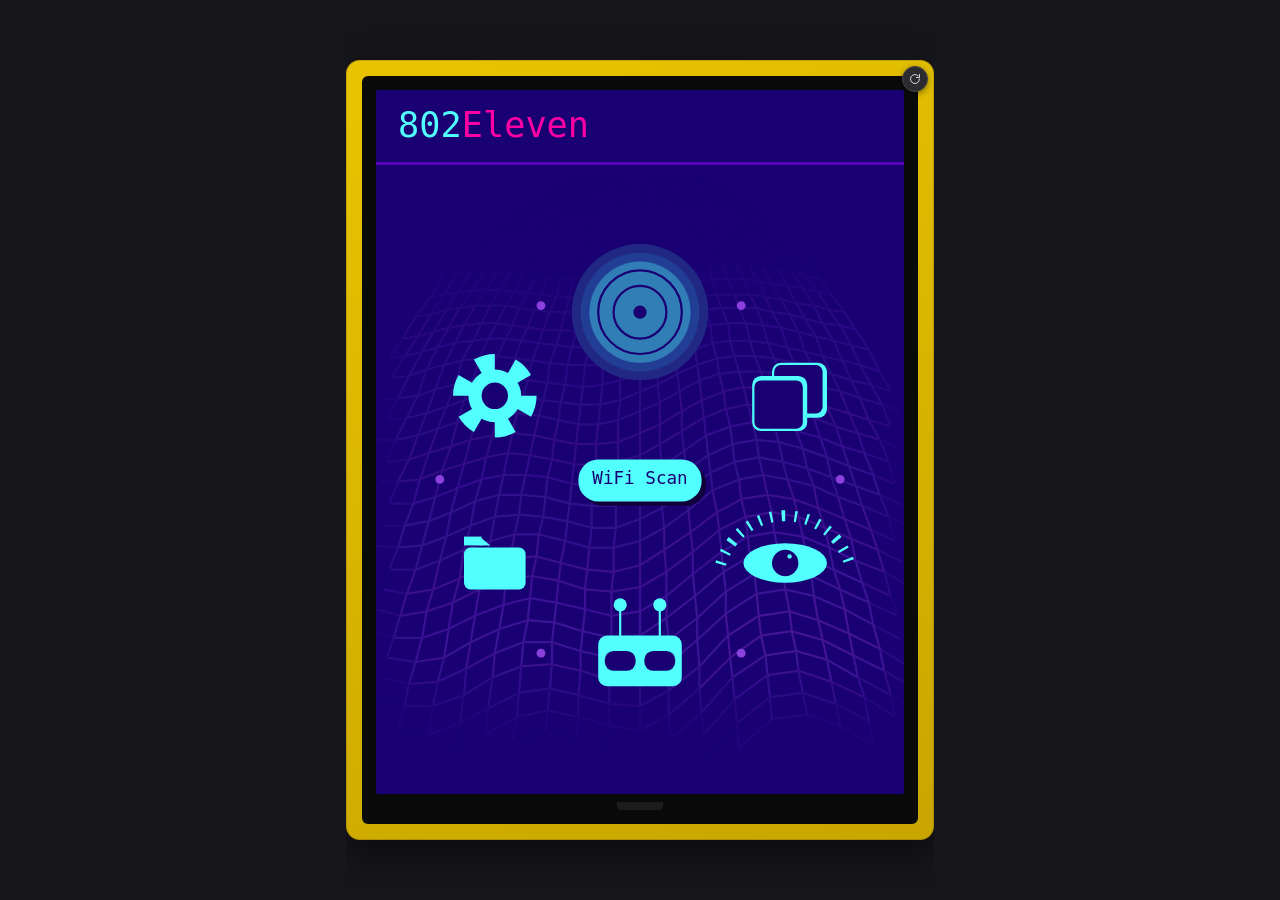
<file: sims/cydc5-recon/index.html>
<!doctype html>
<html lang="en">
<head>
<meta charset="utf-8">
<meta name="viewport" content="width=device-width, initial-scale=1, maximum-scale=1">
<title>802Eleven -- CYD C5 sim</title>
<style>
  html, body {
    margin: 0; height: 100vh;
    background: #17171b;
    display: flex; flex-direction: column; align-items: center; justify-content: center;
    font-family: -apple-system, Segoe UI, Roboto, sans-serif;
    gap: 10px;
    padding: 10px 0;
    box-sizing: border-box;
    overflow: hidden;
  }
  /* CYD ("Cheap Yellow Display") boards ship on a yellow PCB visible around the black bezel --
     the sim's own giveaway detail, not just a generic phone mockup. */
  .device {
    background: linear-gradient(160deg, #e8c400, #c9a600);
    border-radius: 14px;
    padding: 16px;
    max-width: calc(100vw - 24px);
    box-shadow: 0 14px 40px rgba(0,0,0,.55), inset 0 0 0 1px rgba(0,0,0,.15);
  }
  .bezel {
    background: #0a0a0a;
    border-radius: 6px;
    padding: 14px;
    display: flex;
    flex-direction: column;
    align-items: center;
    gap: 10px;
    max-width: 100%;
    transition: width .25s ease, height .25s ease;
  }
  /* max-width/height:auto let a phone-width viewport shrink the panel to fit (no horizontal
     scroll / forced pinch-zoom); the JS still sets an explicit pixel width/height for the sharp
     SCALE=2.2 backing resolution -- max-width always wins over a competing width per the CSS
     spec, so this only kicks in when the explicit size would overflow the viewport. */
  canvas#cyd {
    display: block;
    border-radius: 2px;
    background: #000;
    touch-action: none;
    cursor: pointer;
    max-width: 100%;
    /* Reserve room for device padding/bezel/usb-notch so the whole stack fits inside one
       viewport with no scroll. */
    max-height: calc(100vh - 70px);
    width: auto;
    height: auto;
  }
  .usb-notch {
    width: 46px; height: 8px;
    background: #1c1c1c;
    border-radius: 0 0 4px 4px;
    margin-top: -2px;
  }
  .device {
    position: relative;
    z-index: 0;
  }
  .rotate-btn {
    position: absolute;
    top: 6px;
    right: 6px;
    display: flex;
    align-items: center;
    justify-content: center;
    width: 26px; height: 26px;
    background: #2b2b30;
    color: #d8d8de;
    border: 1px solid #45454c;
    border-radius: 50%;
    cursor: pointer;
    box-shadow: 0 2px 6px rgba(0,0,0,.4);
    z-index: 5;
  }
  .rotate-btn:hover { background: #34343b; }
  .rotate-btn:active { transform: translateY(1px); }
  .rotate-btn svg { width: 16px; height: 16px; }
</style>
</head>
<body>
  <div class="device">
    <button class="rotate-btn" id="rotateBtn" title="Rotate (portrait/landscape)">
      <svg viewBox="0 0 24 24" fill="none" stroke="currentColor" stroke-width="2" stroke-linecap="round" stroke-linejoin="round"><path d="M21 12a9 9 0 1 1-3-6.7"/><path d="M21 3v6h-6"/></svg>
    </button>
    <div class="bezel">
      <canvas id="cyd"></canvas>
      <div class="usb-notch"></div>
    </div>
  </div>

  <script>
    var canvas = document.getElementById('cyd');
    var bezel = document.querySelector('.bezel');
    var lcdCtx = canvas.getContext('2d');
    var SCALE = 2.2;
    var curW = 320, curH = 240;

    function applyCanvasSize(w, h) {
      curW = w; curH = h;
      canvas.width = w * SCALE;
      canvas.height = h * SCALE;
      lcdCtx.setTransform(1, 0, 0, 1, 0, 0);
      lcdCtx.scale(SCALE, SCALE);
      notifyParentSize();
    }

    function notifyParentSize() {
      if (window.parent === window) return;
      requestAnimationFrame(function () {
        var r = document.querySelector('.device').getBoundingClientRect();
        window.parent.postMessage({
          type: 'simSize', w: r.width, h: r.height, x: r.left, y: r.top,
        }, '*');
      });
    }
    applyCanvasSize(240, 320);

    var Module = {
      lcdCtx: lcdCtx,
      rgb565: function (c) {
        var r = (c >> 11) & 0x1F, g = (c >> 5) & 0x3F, b = c & 0x1F;
        return 'rgb(' + ((r * 527 + 23) >> 6) + ',' + ((g * 259 + 33) >> 6) + ',' + ((b * 527 + 23) >> 6) + ')';
      },
      onScreenSize: function (w, h) {
        if (w !== curW || h !== curH) applyCanvasSize(w, h);
      },
      onRuntimeInitialized: function () {
        Module.ccall('sim_init', null, [], []);
        var simFrame = Module.cwrap('sim_frame', null, ['number', 'number', 'number'], { async: true });
        var toggleOrient = Module.cwrap('sim_toggle_orientation', 'number', []);
        var getW = Module.cwrap('sim_width', 'number', []);
        var getH = Module.cwrap('sim_height', 'number', []);

        var isPortrait = getH() > getW();
        if (!isPortrait) { toggleOrient(); isPortrait = true; }
        if (getW() !== curW || getH() !== curH) applyCanvasSize(getW(), getH());

        var rafBusy = false;
        async function raf() {
          if (rafBusy) { requestAnimationFrame(raf); return; }
          rafBusy = true;
          await simFrame(touchDown ? 1 : 0, touchX, touchY);
          rafBusy = false;
          requestAnimationFrame(raf);
        }
        requestAnimationFrame(raf);

        document.getElementById('rotateBtn').addEventListener('click', function () {
          isPortrait = toggleOrient() !== 0;
        });

        var keyScroll = Module.cwrap('sim_key_scroll', null, ['number']);
        var SCROLL_STEP_PX = 32;
        window.addEventListener('keydown', function (e) {
          if (e.key === 'ArrowDown') { keyScroll(-SCROLL_STEP_PX); e.preventDefault(); }
          else if (e.key === 'ArrowUp') { keyScroll(SCROLL_STEP_PX); e.preventDefault(); }
        });

        canvas.addEventListener('wheel', function (e) {
          keyScroll(-e.deltaY);
          e.preventDefault();
        }, { passive: false });
      },
    };

    var touchDown = false, touchX = 0, touchY = 0;
    function updateFromEvent(e) {
      var rect = canvas.getBoundingClientRect();
      var cx = (e.clientX - rect.left) / rect.width * curW;
      var cy = (e.clientY - rect.top) / rect.height * curH;
      touchX = Math.max(0, Math.min(curW - 1, Math.round(cx)));
      touchY = Math.max(0, Math.min(curH - 1, Math.round(cy)));
    }
    canvas.addEventListener('pointerdown', function (e) {
      canvas.setPointerCapture(e.pointerId);
      updateFromEvent(e);
      touchDown = true;
    });
    canvas.addEventListener('pointermove', function (e) {
      if (!touchDown) return;
      updateFromEvent(e);
    });
    function release(e) { touchDown = false; }
    canvas.addEventListener('pointerup', release);
    canvas.addEventListener('pointercancel', release);
    canvas.addEventListener('pointerleave', function (e) { if (e.buttons === 0) release(e); });
</script>
  <script src="sim.js"></script>
</body>
</html>
</file>
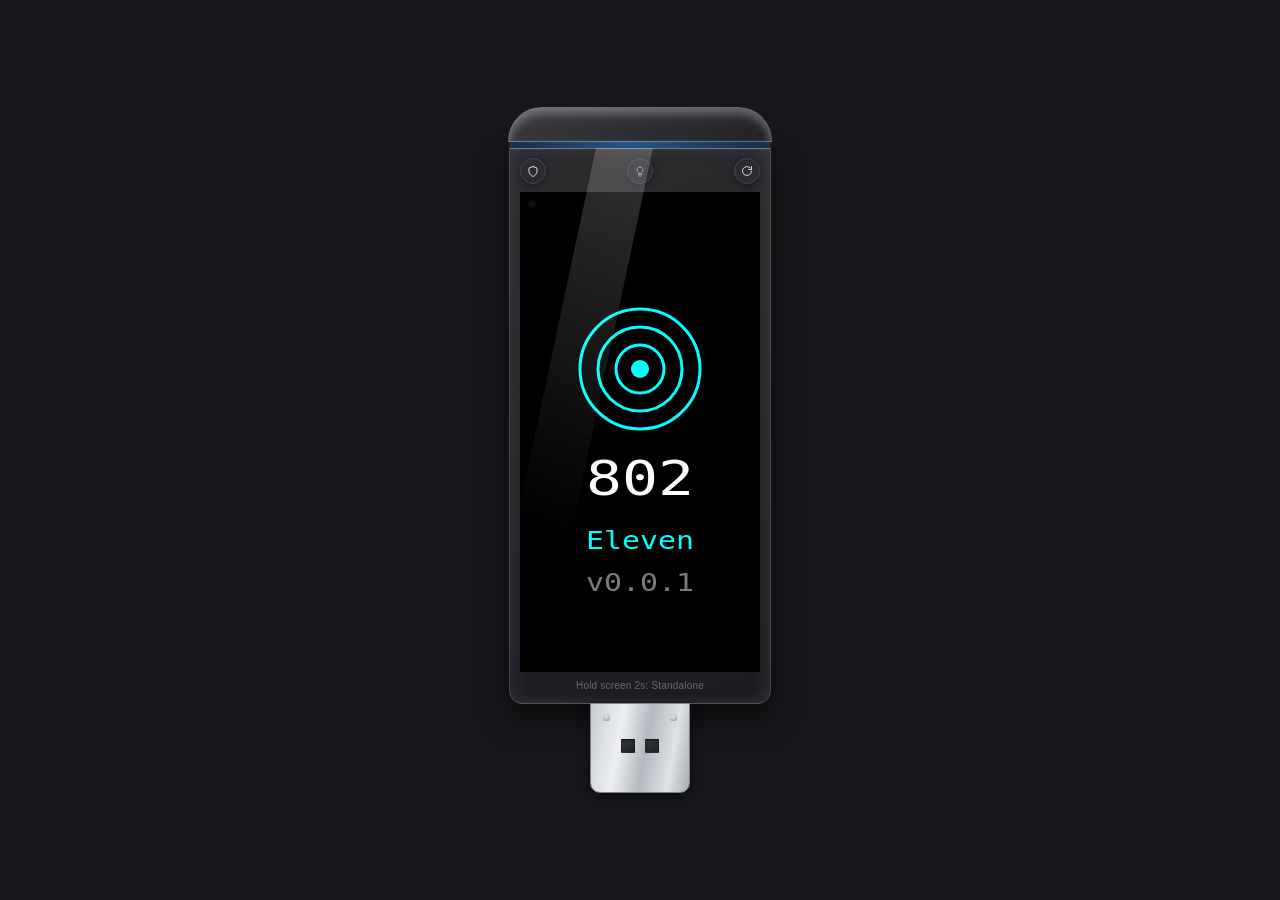
<file: sims/tdonglec5-recon/index.html>
<!doctype html>
<html lang="en">
<head>
<meta charset="utf-8">
<meta name="viewport" content="width=device-width, initial-scale=1, maximum-scale=1">
<title>802Eleven -- T-Dongle-C5 sim</title>
<style>
  html, body {
    margin: 0; height: 100vh;
    background: #17171b;
    display: flex; flex-direction: column; align-items: center; justify-content: center;
    font-family: -apple-system, Segoe UI, Roboto, sans-serif;
    gap: 14px;
    padding: 10px 0;
    box-sizing: border-box;
    overflow: hidden;
  }
  /* T-Dongle-C5: a translucent frosted-white plastic capsule case. Default
     (portrait screen): an upright pill, dome on top, USB connector at the
     base. .device.landscape (screen rotated via the rotate button): the
     exact same piece dimensions, just reflowed into a row -- dome on the
     LEFT, connector on the RIGHT -- so it reads as the same physical object
     turned on its side, not a redesigned one. */
  .device {
    position: relative;
    display: flex;
    flex-direction: column;
    align-items: center;
    /* Contains the flash's outer box-shadow bleed (see .cap::before etc.
       below) -- the launcher modal's viewport wrapper sizes itself to
       exactly .device's reported bounding box and clips anything bleeding
       past it. */
    padding: 90px;
  }
  .device.landscape {
    flex-direction: row;
    align-items: stretch;
  }
  /* Optional cosmetic-only ambient light (toggled off by default) -- no real
     T-Dongle-C5 hardware has this; it re-derives which WiFi frame kind is
     most active from real WifiStore growth (see sim_glow_kind()) as a lit
     tint on the translucent chassis itself (cap/shell/connector, via their
     own ::before below) instead of just the tiny onboard LED dot,
     restricted to Standalone (see sim_standalone_active) since that's the
     only mode where the real LED cycles continuously without user input.
     --glow-color is set by flashChassis() in the script below; every piece
     reads the same custom property (it inherits down from .device) so one
     JS write lights up the whole case in sync. */
  .cap::before, .shell::before, .usb-connector::before {
    content: '';
    position: absolute;
    inset: 0;
    border-radius: inherit;
    background: var(--glow-color, transparent);
    /* screen blend lets the tint light the translucent material up rather
       than just painting a flat colour over it; the box-shadow (only
       visible once lit, via the animation below) bleeds a soft halo past
       the piece's own edges for a real glow, not just an internal tint.
       The blur filter softens both into something diffuse rather than a
       crisp coloured shape. */
    mix-blend-mode: screen;
    box-shadow: 0 0 50px 14px var(--glow-color, transparent);
    filter: blur(6px);
    opacity: 0;
    pointer-events: none;
  }
  .device.flash .cap::before,
  .device.flash .shell::before,
  .device.flash .usb-connector::before {
    animation: chassisFlash 1.2s ease-out;
  }
  @keyframes chassisFlash {
    0% { opacity: .55; }
    30% { opacity: .4; }
    100% { opacity: 0; }
  }
  /* Rounded dome cap -- a separate piece in the reference photo, sitting on
     top of the case tube (portrait/default). */
  .cap {
    position: relative;
    flex: 0 0 auto;
    width: 100%;
    height: 34px;
    margin-bottom: -1px;
    border-radius: 34px 34px 0 0;
    background: linear-gradient(165deg, rgba(255,255,255,.18), rgba(200,210,224,.05));
    border: 1px solid rgba(255,255,255,.3);
    border-bottom: none;
    box-shadow: inset 0 6px 8px rgba(255,255,255,.28), inset 0 -3px 6px rgba(120,130,150,.15);
  }
  /* Dark-blue trim band under the dome, matching the reference photo's seam
     between the cap and the clear window over the LCD. */
  .trim {
    flex: 0 0 auto;
    width: 100%;
    height: 7px;
    background: linear-gradient(90deg, #16324f, #2a5c8f 45%, #16324f);
    box-shadow: 0 1px 0 rgba(255,255,255,.25) inset;
  }
  .shell {
    position: relative;
    flex: 0 0 auto;
    width: 100%;
    background: linear-gradient(160deg, rgba(255,255,255,.09), rgba(190,200,215,.03));
    backdrop-filter: blur(1px);
    border: 1px solid rgba(255,255,255,.2);
    border-top: none;
    border-radius: 0 0 14px 14px;
    padding: 10px 10px 12px;
    box-shadow: 0 14px 30px rgba(0,0,0,.55), inset 0 1px 0 rgba(255,255,255,.35),
      inset -8px 0 16px rgba(255,255,255,.06), inset 8px 0 16px rgba(120,130,150,.1);
    display: flex;
    flex-direction: column;
    align-items: center;
    gap: 8px;
    box-sizing: border-box;
    overflow: hidden;
  }
  /* Diagonal glass-reflection streak, like the highlight in the reference
     photo's clear plastic. */
  .shell::after {
    content: '';
    position: absolute;
    top: -10%; left: 8%;
    width: 22%; height: 130%;
    background: linear-gradient(200deg, rgba(255,255,255,.22), rgba(255,255,255,0) 60%);
    transform: skewX(-12deg);
    pointer-events: none;
  }
  canvas#lcd {
    display: block;
    border-radius: 2px;
    background: #000;
    touch-action: none;
    cursor: pointer;
    max-width: calc(100vw - 40px);
    max-height: calc(100vh - 200px);
    width: auto;
    height: auto;
  }
  /* USB-A connector: pokes straight out of the chassis (flush against the
     shell, no gap/taper piece) -- just the metal blade. The two square
     features are recessed screw/rivet holes (dark, not gold contacts --
     the actual contacts are on the blade's hidden inner face). */
  .usb-connector {
    position: relative;
    flex: 0 0 auto;
    width: 100px;
    height: 90px;
    margin: -1px auto 0;
    background: linear-gradient(100deg, #c7cbd1 0%, #eef0f3 30%, #b3b8bf 55%, #dfe2e6 80%, #a7acb3 100%);
    border: 1px solid #7d838a;
    border-radius: 0 0 10px 10px;
    display: flex;
    align-items: flex-start;
    justify-content: center;
    gap: 10px;
    padding-top: 35px;
    box-sizing: border-box;
    box-shadow: 0 4px 10px rgba(0,0,0,.45);
  }
  /* Seam where the connector's two metal shell halves meet, ~1/3 down from
     the case, matching the reference photo. */
  .usb-connector::before {
    content: '';
    position: absolute;
    left: 6%; right: 6%;
    top: 38%;
    height: 1px;
    background: rgba(90,95,102,.8);
    pointer-events: none;
  }
  /* Two rivets on the case-side edge, matching the reference photo. */
  .rivet {
    position: absolute;
    top: 10px;
    width: 7px; height: 7px;
    border-radius: 50%;
    background: linear-gradient(160deg, #f4f5f7, #a7acb3);
    box-shadow: inset 0 0 1px rgba(0,0,0,.5);
  }
  .rivet-a { left: 12px; }
  .rivet-b { right: 12px; }
  .usb-connector .pin {
    width: 14px; height: 14px;
    background: linear-gradient(160deg, #35383c, #1c1e20);
    border-radius: 1px;
    box-shadow: inset 0 1px 2px rgba(0,0,0,.7), inset 0 -1px 0 rgba(255,255,255,.05);
  }
  /* Landscape overrides: identical px values to the portrait pieces above,
     just swapped onto the other axis -- same physical object, turned on its
     side. Pins stay 14x14 (square), so they need no override. */
  .device.landscape .cap {
    width: 34px;
    height: auto;
    margin-bottom: 0;
    margin-right: -1px;
    border-radius: 34px 0 0 34px;
    border-right: none;
    border-bottom: 1px solid rgba(255,255,255,.4);
    box-shadow: inset 6px 0 8px rgba(255,255,255,.28), inset -3px 0 6px rgba(120,130,150,.15);
  }
  .device.landscape .trim {
    width: 7px;
    height: auto;
  }
  .device.landscape .shell {
    width: auto;
    border-top: 1px solid rgba(255,255,255,.28);
    border-left: none;
    border-radius: 0;
    flex-direction: row;
    align-items: stretch;
  }
  .device.landscape .usb-connector {
    width: 90px;
    height: 100px;
    margin: auto 0 auto -1px;
    border-radius: 0 10px 10px 0;
    align-self: center;
    flex-direction: column;
    padding-top: 0;
    padding-left: 35px;
  }
  .device.landscape .usb-connector::before {
    left: 38%;
    top: 6%; bottom: 6%;
    right: auto;
    width: 1px;
    height: auto;
  }
  .device.landscape .rivet-a { top: 12px; left: 10px; }
  .device.landscape .rivet-b { top: auto; bottom: 12px; left: 10px; right: auto; }
  /* Shell's own contents, in landscape: the button strip becomes a vertical
     column sitting beside the screen (a sidebar) instead of a horizontal row
     above it -- canvas + hint are grouped into .screen-col so they stay
     stacked together as the row's other half. */
  .device.landscape .btn-row {
    width: auto;
    flex-direction: column;
    justify-content: space-between;
  }
  .screen-col {
    display: flex;
    flex-direction: column;
    align-items: center;
    justify-content: center;
    gap: 8px;
  }
  .led-dot {
    position: absolute;
    width: 8px; height: 8px;
    border-radius: 50%;
    background: #111;
    box-shadow: inset 0 0 2px rgba(0,0,0,.8);
    top: 8px; left: 8px;
    transition: background .08s linear, box-shadow .08s linear;
  }
  .btn-row {
    width: 100%;
    display: flex;
    justify-content: space-between;
  }
  .rotate-btn, .sentinel-btn, .glow-btn {
    display: flex;
    align-items: center;
    justify-content: center;
    width: 26px; height: 26px;
    background: #2b2b30;
    color: #d8d8de;
    border: 1px solid #45454c;
    border-radius: 50%;
    cursor: pointer;
    box-shadow: 0 2px 6px rgba(0,0,0,.4);
  }
  .rotate-btn:hover, .sentinel-btn:hover, .glow-btn:hover { background: #34343b; }
  .rotate-btn:active, .sentinel-btn:active, .glow-btn:active { transform: translateY(1px); }
  .rotate-btn svg { width: 16px; height: 16px; }
  .sentinel-btn svg { width: 15px; height: 15px; }
  .sentinel-btn.active {
    background: #4a1414; border-color: #ff4d4d; color: #ff8080;
    box-shadow: 0 0 8px rgba(255,45,45,.6);
  }
  .glow-btn { color: #8a8a92; }
  .glow-btn.active {
    background: #1a2f3a; border-color: #52ffff; color: #a6ffff;
    box-shadow: 0 0 8px rgba(82,255,255,.5);
  }
  .glow-btn svg { width: 15px; height: 15px; }
  .hold-hint {
    color: #6a6a72;
    font-size: 10px;
    letter-spacing: .2px;
  }
</style>
</head>
<body>
  <div class="device">
    <div class="cap"></div>
    <div class="trim"></div>
    <div class="shell">
      <div class="btn-row">
        <button class="sentinel-btn" id="sentinelBtn" title="Start/stop Sentinel (Deauth+Karma+Rogue watch)">
          <svg viewBox="0 0 24 24" fill="none" stroke="currentColor" stroke-width="2" stroke-linecap="round" stroke-linejoin="round"><path d="M12 2 4 5v6c0 5 3.4 9 8 11 4.6-2 8-6 8-11V5l-8-3Z"/></svg>
        </button>
        <button class="glow-btn" id="glowBtn" title="Toggle ambient case glow (Standalone frame colours, cosmetic only)">
          <svg viewBox="0 0 24 24" fill="none" stroke="currentColor" stroke-width="2" stroke-linecap="round" stroke-linejoin="round"><path d="M9 18h6M10 21h4M12 3a6 6 0 0 0-4 10.5c.6.55 1 1.3 1 2.1V16h6v-.4c0-.8.4-1.55 1-2.1A6 6 0 0 0 12 3Z"/></svg>
        </button>
        <button class="rotate-btn" id="rotateBtn" title="Toggle portrait/landscape (POST /api/prefs/orient)">
          <svg viewBox="0 0 24 24" fill="none" stroke="currentColor" stroke-width="2" stroke-linecap="round" stroke-linejoin="round"><path d="M21 12a9 9 0 1 1-3-6.7"/><path d="M21 3v6h-6"/></svg>
        </button>
      </div>
      <div class="screen-col">
        <div style="position:relative;">
          <div class="led-dot" id="ledDot"></div>
          <canvas id="lcd"></canvas>
        </div>
        <div class="hold-hint">Hold screen 2s: Standalone</div>
      </div>
    </div>
    <div class="usb-connector">
      <div class="rivet rivet-a"></div>
      <div class="rivet rivet-b"></div>
      <div class="pin"></div>
      <div class="pin"></div>
    </div>
  </div>

  <script>
    var canvas = document.getElementById('lcd');
    var lcdCtx = canvas.getContext('2d');
    var ledDot = document.getElementById('ledDot');
    var device = document.querySelector('.device');
    var SCALE = 3;
    var curW = 80, curH = 160;
    var glowEnabled = false;
    var standaloneNow = false;

    var GLOW_COLOR = { 2: [0, 255, 0], 1: [255, 160, 0], 8: [160, 0, 255], 16: [255, 0, 0] };

    function flashChassis(r, g, b) {
      if (!glowEnabled || !standaloneNow) return;
      device.style.setProperty('--glow-color', 'rgb(' + r + ',' + g + ',' + b + ')');
      device.classList.remove('flash');
      void device.offsetWidth;
      device.classList.add('flash');
    }

    function applyCanvasSize(w, h) {
      curW = w; curH = h;
      canvas.width = w * SCALE;
      canvas.height = h * SCALE;
      lcdCtx.setTransform(1, 0, 0, 1, 0, 0);
      lcdCtx.scale(SCALE, SCALE);
      document.querySelector('.device').classList.toggle('landscape', w > h);
      notifyParentSize();
    }

    function notifyParentSize() {
      if (window.parent === window) return;
      requestAnimationFrame(function () {
        var r = document.querySelector('.device').getBoundingClientRect();
        window.parent.postMessage({ type: 'simSize', w: r.width, h: r.height, x: r.left, y: r.top }, '*');
      });
    }

    applyCanvasSize(80, 160);

    var Module = {
      lcdCtx: lcdCtx,
      rgb565: function (c) {
        var r = (c >> 11) & 0x1F, g = (c >> 5) & 0x3F, b = c & 0x1F;
        return 'rgb(' + ((r * 527 + 23) >> 6) + ',' + ((g * 259 + 33) >> 6) + ',' + ((b * 527 + 23) >> 6) + ')';
      },
      onScreenSize: function (w, h) {
        if (w !== curW || h !== curH) applyCanvasSize(w, h);
      },
      onBacklight: function (pct) {
        canvas.style.opacity = pct <= 0 ? 0.06 : (0.25 + 0.75 * (pct / 100));
      },
      onLed: function (r, g, b) {
        if (r === 0 && g === 0 && b === 0) {
          ledDot.style.background = '#111';
          ledDot.style.boxShadow = 'inset 0 0 2px rgba(0,0,0,.8)';
        } else {
          var col = 'rgb(' + r + ',' + g + ',' + b + ')';
          ledDot.style.background = col;
          ledDot.style.boxShadow = '0 0 6px 2px ' + col;
        }
      },
      onRuntimeInitialized: function () {
        Module.ccall('sim_init', null, [], [], { async: true }).then(function () {
          var tick = Module.cwrap('sim_tick', null, [], { async: true });
          var btnDown = Module.cwrap('sim_btn_down', null, []);
          var btnUp = Module.cwrap('sim_btn_up', null, []);
          var setOrient = Module.cwrap('sim_set_orientation', null, ['number']);
          var getOrient = Module.cwrap('sim_get_orientation', 'number', []);
          var toggleSentinel = Module._sim_toggle_sentinel ? Module.cwrap('sim_toggle_sentinel', null, []) : null;
          var sentinelActive = Module._sim_sentinel_active ? Module.cwrap('sim_sentinel_active', 'number', []) : null;
          var standaloneActive = Module.cwrap('sim_standalone_active', 'number', []);
          var glowKind = Module.cwrap('sim_glow_kind', 'number', []);

          var ticking = false;
          function raf() {
            if (!ticking) {
              ticking = true;
              tick().finally(function () {
                ticking = false;
                standaloneNow = !!standaloneActive();
                var kind = standaloneNow ? glowKind() : 0;
                if (kind && GLOW_COLOR[kind]) {
                  flashChassis.apply(null, GLOW_COLOR[kind]);
                } else if (!standaloneNow || !glowEnabled) {
                  device.classList.remove('flash');
                }
              });
            }
            requestAnimationFrame(raf);
          }
          requestAnimationFrame(raf);

        document.getElementById('rotateBtn').addEventListener('click', function () {
          setOrient(getOrient() === 1 ? 0 : 1);
        });

        var sentinelBtn = document.getElementById('sentinelBtn');
        if (toggleSentinel) {
          sentinelBtn.addEventListener('click', function () {
            toggleSentinel();
            sentinelBtn.classList.toggle('active', !!sentinelActive());
          });
        } else {
          sentinelBtn.style.display = 'none';
        }

        var glowBtn = document.getElementById('glowBtn');
        glowBtn.addEventListener('click', function () {
          glowEnabled = !glowEnabled;
          glowBtn.classList.toggle('active', glowEnabled);
          if (!glowEnabled) device.classList.remove('flash');
        });

        function press(e) {
          e.preventDefault();
          btnDown();
        }
        function release() {
          btnUp();
        }
        canvas.addEventListener('pointerdown', function (e) { canvas.setPointerCapture(e.pointerId); press(e); });
        canvas.addEventListener('pointerup', release);
        canvas.addEventListener('pointercancel', release);
        canvas.addEventListener('pointerleave', function (e) { if (e.buttons === 0) release(); });
        });
      },
    };
</script>
  <script src="sim.js"></script>
</body>
</html>
</file>
